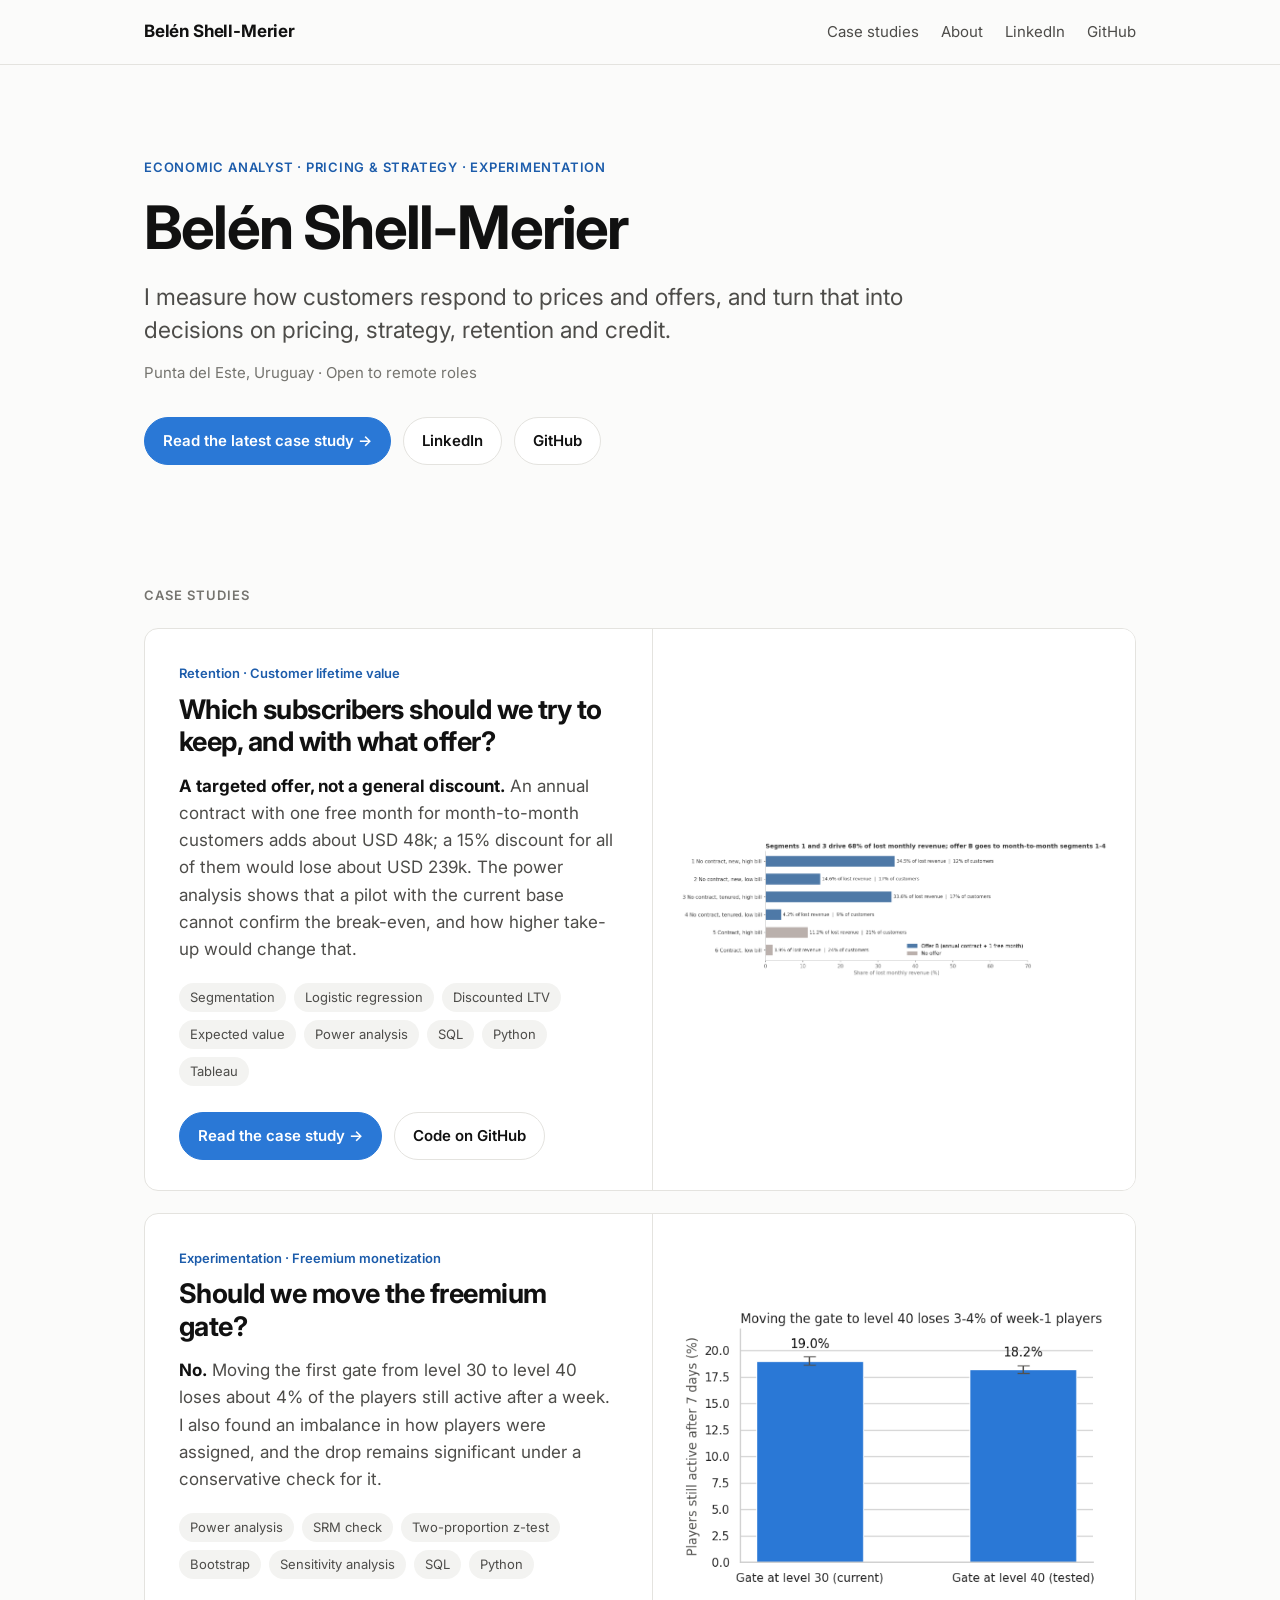
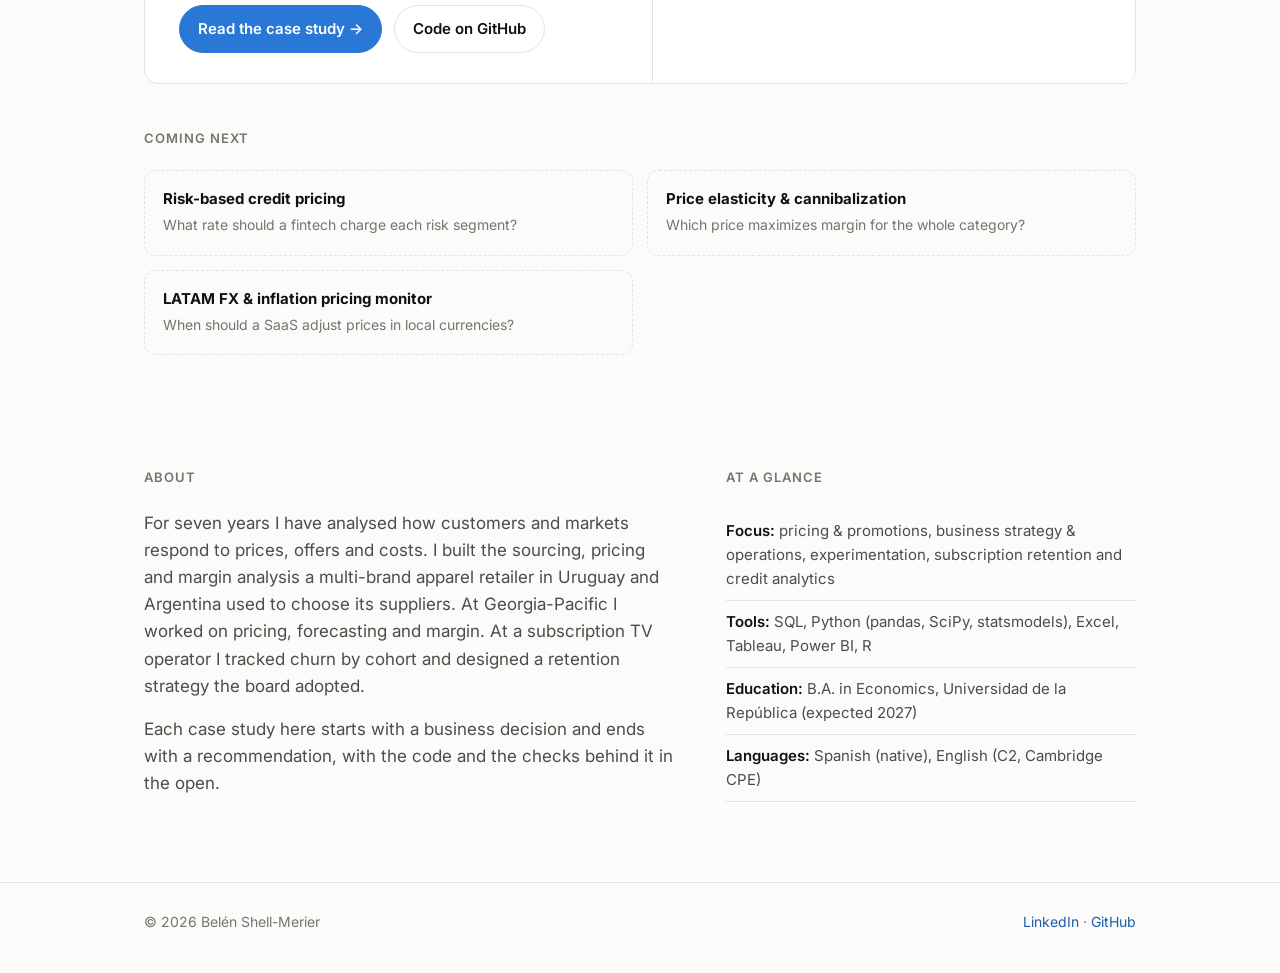
<file: index.html>
<!doctype html>
<html lang="en">
<head>
  <meta charset="utf-8">
  <meta name="viewport" content="width=device-width, initial-scale=1">
  <title>Belén Shell-Merier · Analytics Portfolio</title>
  <meta name="description" content="Economic analyst who measures how customers respond to prices and offers, and turns that into decisions on pricing, strategy, retention and credit.">
  <link rel="preconnect" href="https://fonts.googleapis.com">
  <link rel="preconnect" href="https://fonts.gstatic.com" crossorigin>
  <link href="https://fonts.googleapis.com/css2?family=Inter:wght@400;600;700&display=swap" rel="stylesheet">
  <link rel="stylesheet" href="style.css">
</head>
<body>

<header class="site-header">
  <div class="wrap">
    <a class="brand" href="index.html">Belén Shell-Merier</a>
    <nav class="nav">
      <a href="#work">Case studies</a>
      <a href="#about">About</a>
      <a class="hide-sm" href="https://www.linkedin.com/in/maria-belen-shell-merier-4923a2231/">LinkedIn</a>
      <a href="https://github.com/belen-shell-merier">GitHub</a>
    </nav>
  </div>
</header>

<main>
  <section class="hero">
    <div class="wrap">
      <span class="eyebrow">Economic Analyst · Pricing &amp; Strategy · Experimentation</span>
      <h1>Belén Shell-Merier</h1>
      <p class="lead">I measure how customers respond to prices and offers, and turn that into decisions on pricing, strategy, retention and credit.</p>
      <p class="meta">Punta del Este, Uruguay · Open to remote roles</p>
      <div class="actions">
        <a class="btn primary" href="subscription-retention-ltv.html">Read the latest case study →</a>
        <a class="btn" href="https://www.linkedin.com/in/maria-belen-shell-merier-4923a2231/">LinkedIn</a>
        <a class="btn" href="https://github.com/belen-shell-merier">GitHub</a>
      </div>
    </div>
  </section>

  <section id="work">
    <div class="wrap">
      <h2 class="section-title">Case studies</h2>

      <article class="case-card">
        <div class="body">
          <div class="tag">Retention · Customer lifetime value</div>
          <h3>Which subscribers should we try to keep, and with what offer?</h3>
          <p class="answer"><strong>A targeted offer, not a general discount.</strong> An annual contract with one free month for month-to-month customers adds about USD 48k; a 15% discount for all of them would lose about USD 239k. The power analysis shows that a pilot with the current base cannot confirm the break-even, and how higher take-up would change that.</p>
          <ul class="chips">
            <li>Segmentation</li>
            <li>Logistic regression</li>
            <li>Discounted LTV</li>
            <li>Expected value</li>
            <li>Power analysis</li>
            <li>SQL</li>
            <li>Python</li>
            <li>Tableau</li>
          </ul>
          <div class="links">
            <a class="btn primary" href="subscription-retention-ltv.html">Read the case study →</a>
            <a class="btn" href="https://github.com/belen-shell-merier/subscription-retention-ltv">Code on GitHub</a>
          </div>
        </div>
        <a class="figure" href="subscription-retention-ltv.html" aria-label="Read the case study">
          <img src="retention_lost_revenue.png" alt="Bar chart: segments 1 and 3, month-to-month customers with high bills, account for 68% of lost monthly revenue.">
        </a>
      </article>

      <article class="case-card" style="margin-top:22px">
        <div class="body">
          <div class="tag">Experimentation · Freemium monetization</div>
          <h3>Should we move the freemium gate?</h3>
          <p class="answer"><strong>No.</strong> Moving the first gate from level 30 to level 40 loses about 4% of the players still active after a week. I also found an imbalance in how players were assigned, and the drop remains significant under a conservative check for it.</p>
          <ul class="chips">
            <li>Power analysis</li>
            <li>SRM check</li>
            <li>Two-proportion z-test</li>
            <li>Bootstrap</li>
            <li>Sensitivity analysis</li>
            <li>SQL</li>
            <li>Python</li>
          </ul>
          <div class="links">
            <a class="btn primary" href="ab-test-freemium-gate.html">Read the case study →</a>
            <a class="btn" href="https://github.com/belen-shell-merier/ab-test-freemium-gate">Code on GitHub</a>
          </div>
        </div>
        <a class="figure" href="ab-test-freemium-gate.html" aria-label="Read the case study">
          <img src="summary_chart.png" alt="Bar chart: 7-day retention is 19.0% with the gate at level 30 and 18.2% with the gate at level 40.">
        </a>
      </article>

      <p class="section-title" style="margin-top:44px">Coming next</p>
      <div class="upcoming">
        <div><strong>Risk-based credit pricing</strong><span>What rate should a fintech charge each risk segment?</span></div>
        <div><strong>Price elasticity &amp; cannibalization</strong><span>Which price maximizes margin for the whole category?</span></div>
        <div><strong>LATAM FX &amp; inflation pricing monitor</strong><span>When should a SaaS adjust prices in local currencies?</span></div>
      </div>
    </div>
  </section>

  <section id="about">
    <div class="wrap about">
      <div>
        <h2 class="section-title">About</h2>
        <p>For seven years I have analysed how customers and markets respond to prices, offers and costs. I built the sourcing, pricing and margin analysis a multi-brand apparel retailer in Uruguay and Argentina used to choose its suppliers. At Georgia-Pacific I worked on pricing, forecasting and margin. At a subscription TV operator I tracked churn by cohort and designed a retention strategy the board adopted.</p>
        <p>Each case study here starts with a business decision and ends with a recommendation, with the code and the checks behind it in the open.</p>
      </div>
      <div>
        <h2 class="section-title">At a glance</h2>
        <ul class="facts">
          <li><strong>Focus:</strong> pricing &amp; promotions, business strategy &amp; operations, experimentation, subscription retention and credit analytics</li>
          <li><strong>Tools:</strong> SQL, Python (pandas, SciPy, statsmodels), Excel, Tableau, Power BI, R</li>
          <li><strong>Education:</strong> B.A. in Economics, Universidad de la República (expected 2027)</li>
          <li><strong>Languages:</strong> Spanish (native), English (C2, Cambridge CPE)</li>
        </ul>
      </div>
    </div>
  </section>
</main>

<footer class="site-footer">
  <div class="wrap">
    <span>© 2026 Belén Shell-Merier</span>
    <span><a href="https://www.linkedin.com/in/maria-belen-shell-merier-4923a2231/">LinkedIn</a> · <a href="https://github.com/belen-shell-merier">GitHub</a></span>
  </div>
</footer>

</body>
</html>
</file>
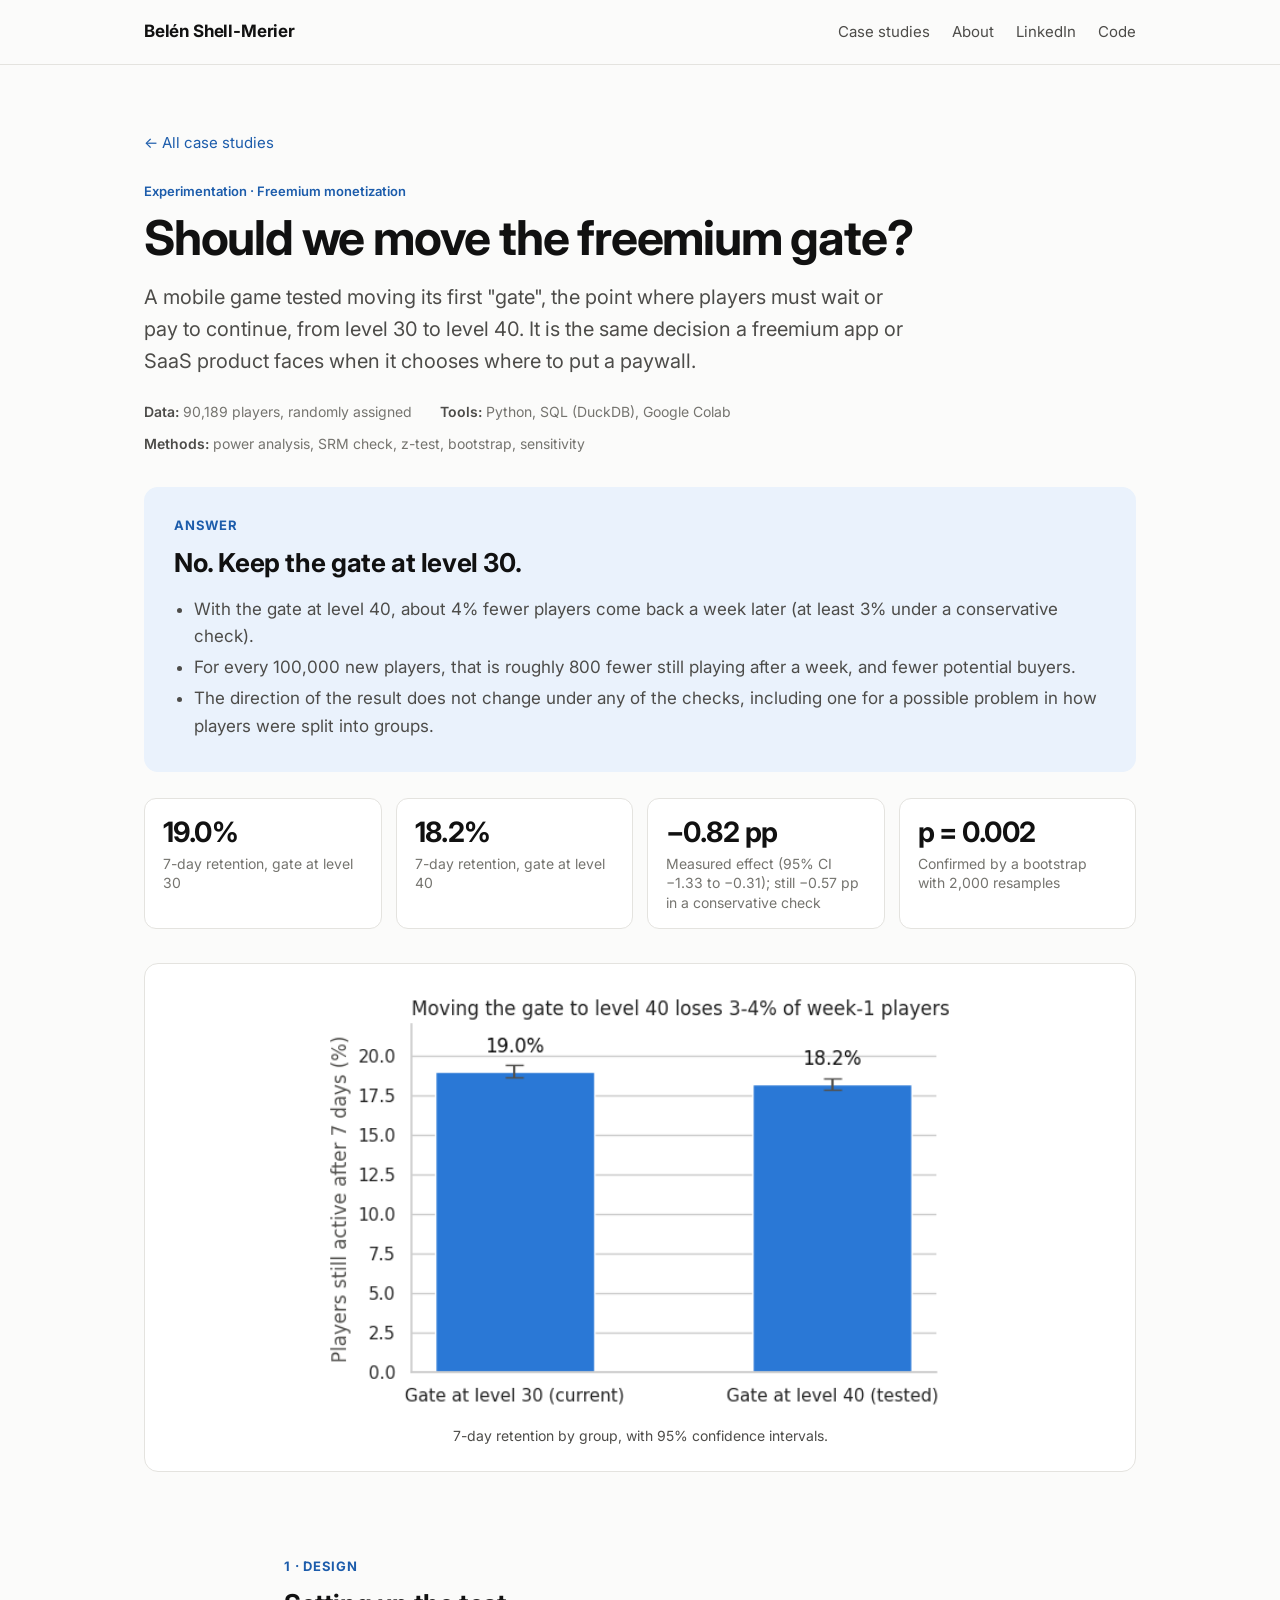
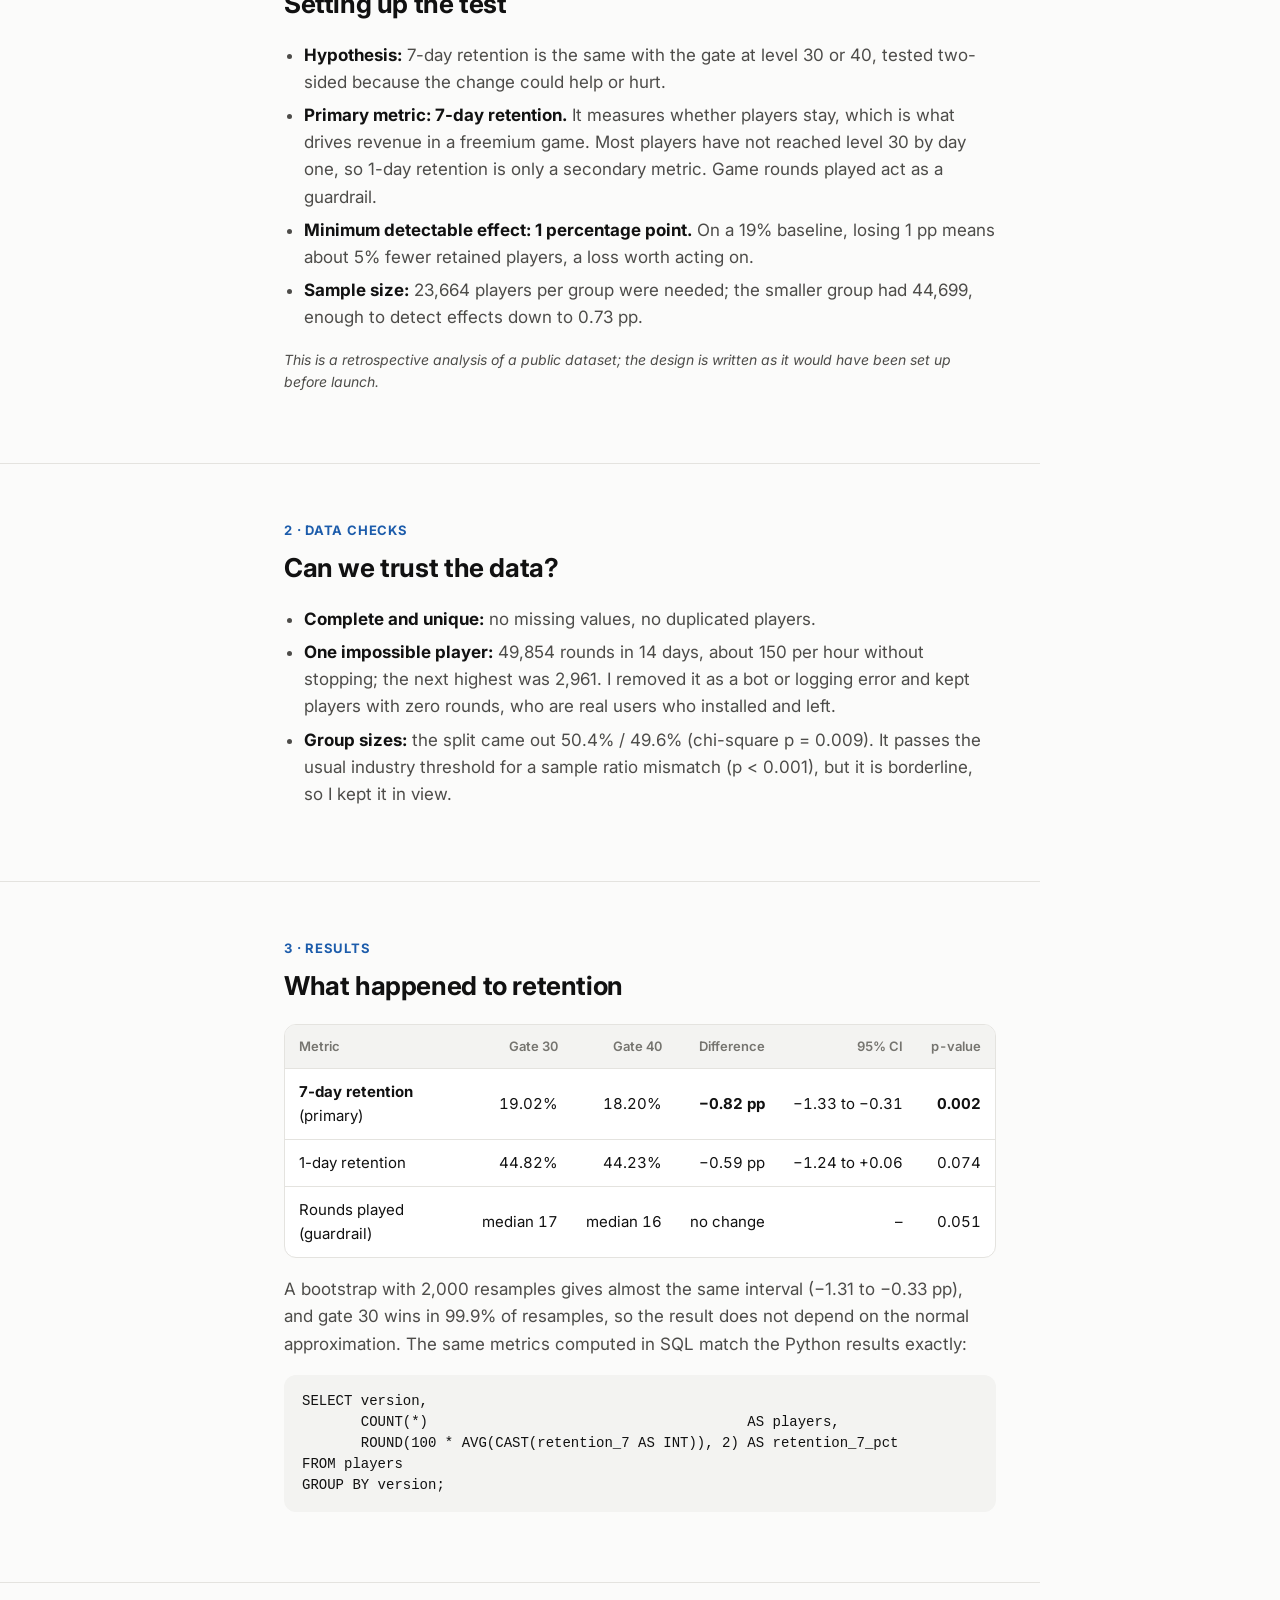
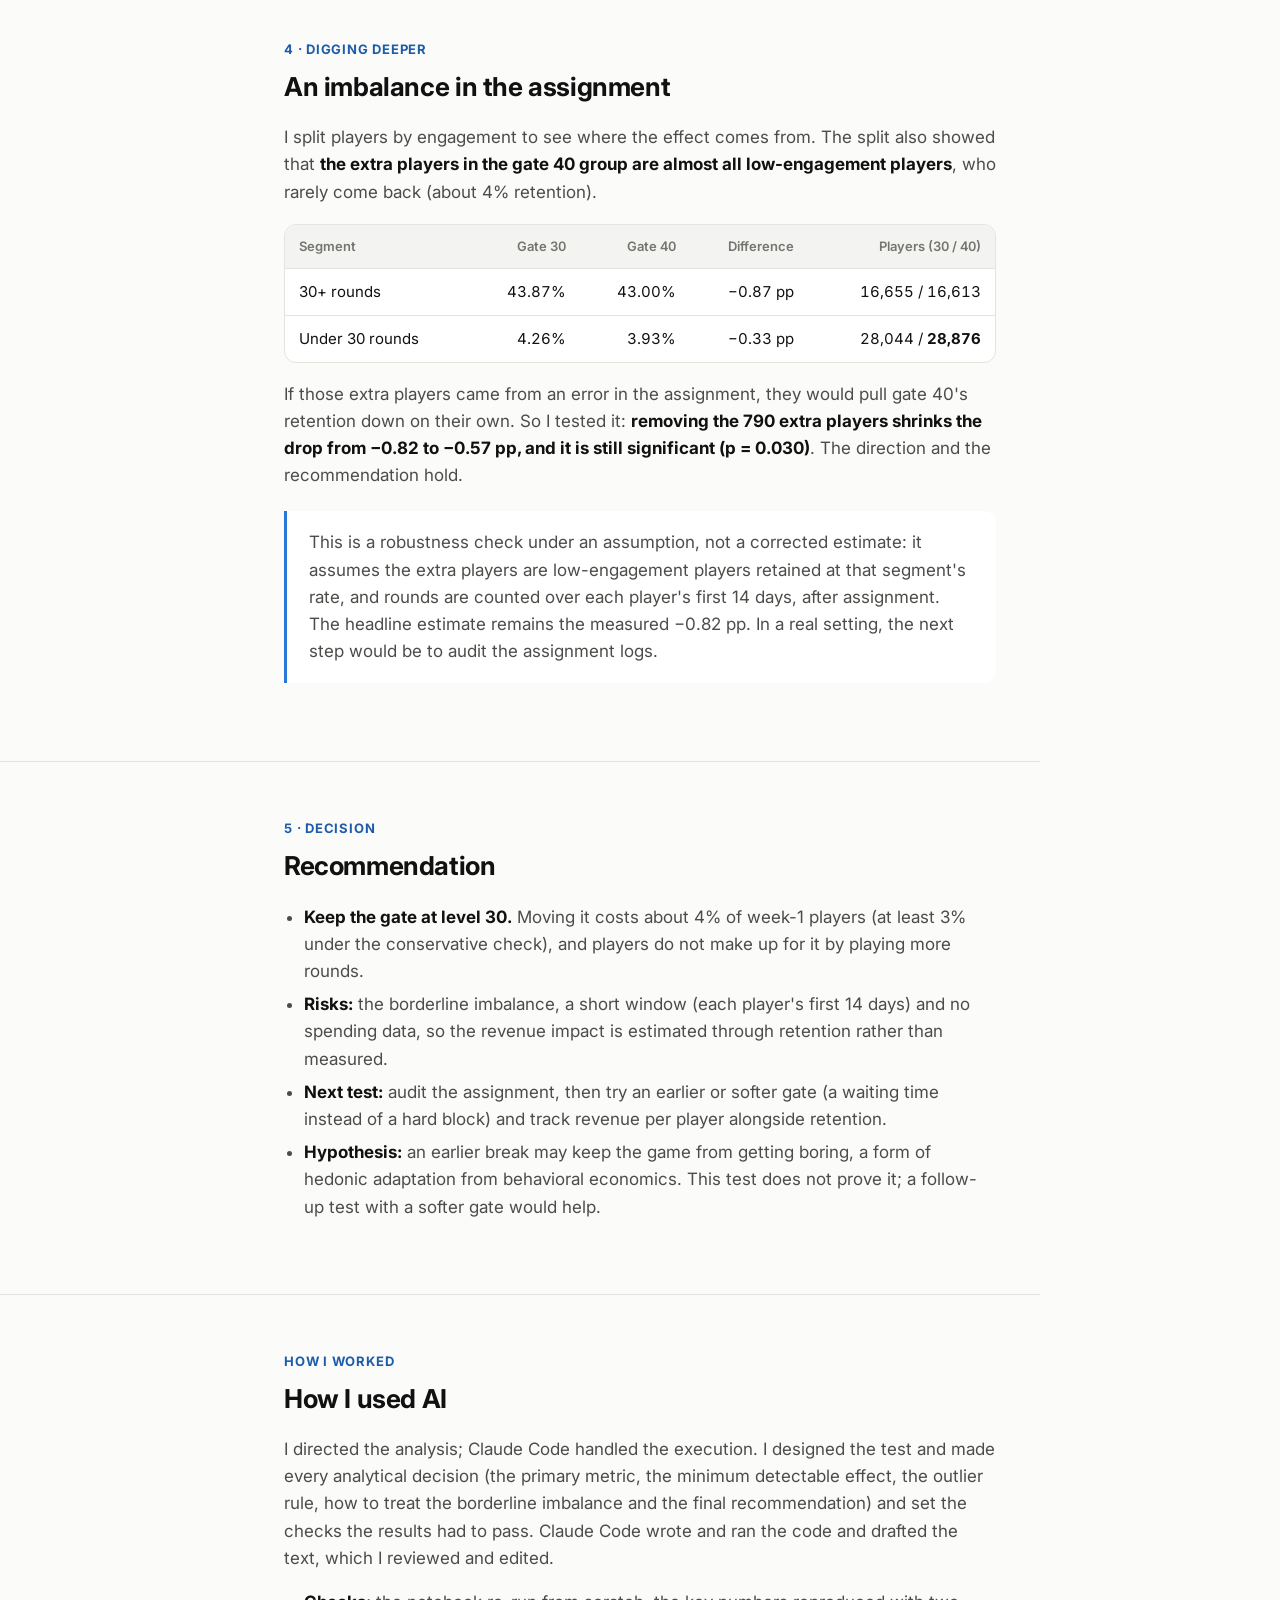
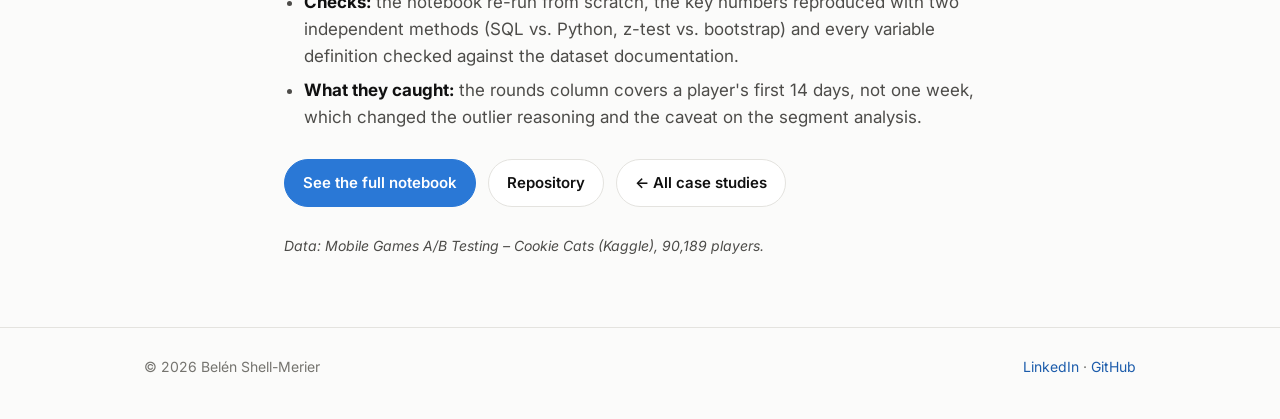
<file: ab-test-freemium-gate.html>
<!doctype html>
<html lang="en">
<head>
  <meta charset="utf-8">
  <meta name="viewport" content="width=device-width, initial-scale=1">
  <title>Freemium Gate A/B Test · Belén Shell-Merier</title>
  <meta name="description" content="An end-to-end A/B test of moving a freemium gate: design, data checks, inference, a hidden assignment imbalance and a business recommendation.">
  <link rel="preconnect" href="https://fonts.googleapis.com">
  <link rel="preconnect" href="https://fonts.gstatic.com" crossorigin>
  <link href="https://fonts.googleapis.com/css2?family=Inter:wght@400;600;700&display=swap" rel="stylesheet">
  <link rel="stylesheet" href="style.css">
</head>
<body>

<header class="site-header">
  <div class="wrap">
    <a class="brand" href="index.html">Belén Shell-Merier</a>
    <nav class="nav">
      <a href="index.html#work">Case studies</a>
      <a href="index.html#about">About</a>
      <a class="hide-sm" href="https://www.linkedin.com/in/maria-belen-shell-merier-4923a2231/">LinkedIn</a>
      <a href="https://github.com/belen-shell-merier/ab-test-freemium-gate">Code</a>
    </nav>
  </div>
</header>

<main>
  <section class="case-hero">
    <div class="wrap">
      <a class="back" href="index.html">← All case studies</a>
      <div class="tag">Experimentation · Freemium monetization</div>
      <h1>Should we move the freemium gate?</h1>
      <p class="lead">A mobile game tested moving its first "gate", the point where players must wait or pay to continue, from level 30 to level 40. It is the same decision a freemium app or SaaS product faces when it chooses where to put a paywall.</p>
      <div class="case-meta">
        <span><strong>Data:</strong> 90,189 players, randomly assigned</span>
        <span><strong>Tools:</strong> Python, SQL (DuckDB), Google Colab</span>
        <span><strong>Methods:</strong> power analysis, SRM check, z-test, bootstrap, sensitivity</span>
      </div>

      <div class="answer-box" style="margin-top:32px">
        <div class="label">Answer</div>
        <h2>No. Keep the gate at level 30.</h2>
        <ul>
          <li>With the gate at level 40, about 4% fewer players come back a week later (at least 3% under a conservative check).</li>
          <li>For every 100,000 new players, that is roughly 800 fewer still playing after a week, and fewer potential buyers.</li>
          <li>The direction of the result does not change under any of the checks, including one for a possible problem in how players were split into groups.</li>
        </ul>
      </div>

      <div class="stats">
        <div class="stat"><div class="value">19.0%</div><div class="desc">7-day retention, gate at level 30</div></div>
        <div class="stat"><div class="value">18.2%</div><div class="desc">7-day retention, gate at level 40</div></div>
        <div class="stat"><div class="value">−0.82 pp</div><div class="desc">Measured effect (95% CI −1.33 to −0.31); still −0.57 pp in a conservative check</div></div>
        <div class="stat"><div class="value">p = 0.002</div><div class="desc">Confirmed by a bootstrap with 2,000 resamples</div></div>
      </div>

      <figure class="chart-figure">
        <img src="summary_chart.png" alt="Bar chart: 7-day retention is 19.0% with the gate at level 30 and 18.2% with the gate at level 40, with 95% confidence intervals that do not overlap.">
        <figcaption>7-day retention by group, with 95% confidence intervals.</figcaption>
      </figure>
    </div>
  </section>

  <section>
    <div class="wrap prose">
      <div class="step">1 · Design</div>
      <h2>Setting up the test</h2>
      <ul>
        <li><strong>Hypothesis:</strong> 7-day retention is the same with the gate at level 30 or 40, tested two-sided because the change could help or hurt.</li>
        <li><strong>Primary metric: 7-day retention.</strong> It measures whether players stay, which is what drives revenue in a freemium game. Most players have not reached level 30 by day one, so 1-day retention is only a secondary metric. Game rounds played act as a guardrail.</li>
        <li><strong>Minimum detectable effect: 1 percentage point.</strong> On a 19% baseline, losing 1 pp means about 5% fewer retained players, a loss worth acting on.</li>
        <li><strong>Sample size:</strong> 23,664 players per group were needed; the smaller group had 44,699, enough to detect effects down to 0.73 pp.</li>
      </ul>
      <p class="note">This is a retrospective analysis of a public dataset; the design is written as it would have been set up before launch.</p>
    </div>
  </section>

  <hr class="divider wrap">

  <section>
    <div class="wrap prose">
      <div class="step">2 · Data checks</div>
      <h2>Can we trust the data?</h2>
      <ul>
        <li><strong>Complete and unique:</strong> no missing values, no duplicated players.</li>
        <li><strong>One impossible player:</strong> 49,854 rounds in 14 days, about 150 per hour without stopping; the next highest was 2,961. I removed it as a bot or logging error and kept players with zero rounds, who are real users who installed and left.</li>
        <li><strong>Group sizes:</strong> the split came out 50.4% / 49.6% (chi-square p = 0.009). It passes the usual industry threshold for a sample ratio mismatch (p &lt; 0.001), but it is borderline, so I kept it in view.</li>
      </ul>
    </div>
  </section>

  <hr class="divider wrap">

  <section>
    <div class="wrap prose">
      <div class="step">3 · Results</div>
      <h2>What happened to retention</h2>
      <div class="table-wrap">
        <table>
          <thead>
            <tr><th>Metric</th><th class="num">Gate 30</th><th class="num">Gate 40</th><th class="num">Difference</th><th class="num">95% CI</th><th class="num">p-value</th></tr>
          </thead>
          <tbody>
            <tr><td><strong>7-day retention</strong> (primary)</td><td class="num">19.02%</td><td class="num">18.20%</td><td class="num"><strong>−0.82 pp</strong></td><td class="num">−1.33 to −0.31</td><td class="num"><strong>0.002</strong></td></tr>
            <tr><td>1-day retention</td><td class="num">44.82%</td><td class="num">44.23%</td><td class="num">−0.59 pp</td><td class="num">−1.24 to +0.06</td><td class="num">0.074</td></tr>
            <tr><td>Rounds played (guardrail)</td><td class="num">median 17</td><td class="num">median 16</td><td class="num">no change</td><td class="num">–</td><td class="num">0.051</td></tr>
          </tbody>
        </table>
      </div>
      <p>A bootstrap with 2,000 resamples gives almost the same interval (−1.31 to −0.33 pp), and gate 30 wins in 99.9% of resamples, so the result does not depend on the normal approximation. The same metrics computed in SQL match the Python results exactly:</p>
<pre><code>SELECT version,
       COUNT(*)                                      AS players,
       ROUND(100 * AVG(CAST(retention_7 AS INT)), 2) AS retention_7_pct
FROM players
GROUP BY version;</code></pre>
    </div>
  </section>

  <hr class="divider wrap">

  <section>
    <div class="wrap prose">
      <div class="step">4 · Digging deeper</div>
      <h2>An imbalance in the assignment</h2>
      <p>I split players by engagement to see where the effect comes from. The split also showed that <strong>the extra players in the gate 40 group are almost all low-engagement players</strong>, who rarely come back (about 4% retention).</p>
      <div class="table-wrap">
        <table>
          <thead>
            <tr><th>Segment</th><th class="num">Gate 30</th><th class="num">Gate 40</th><th class="num">Difference</th><th class="num">Players (30 / 40)</th></tr>
          </thead>
          <tbody>
            <tr><td>30+ rounds</td><td class="num">43.87%</td><td class="num">43.00%</td><td class="num">−0.87 pp</td><td class="num">16,655 / 16,613</td></tr>
            <tr><td>Under 30 rounds</td><td class="num">4.26%</td><td class="num">3.93%</td><td class="num">−0.33 pp</td><td class="num">28,044 / <strong>28,876</strong></td></tr>
          </tbody>
        </table>
      </div>
      <p>If those extra players came from an error in the assignment, they would pull gate 40's retention down on their own. So I tested it: <strong>removing the 790 extra players shrinks the drop from −0.82 to −0.57 pp, and it is still significant (p = 0.030)</strong>. The direction and the recommendation hold.</p>
      <div class="callout"><p>This is a robustness check under an assumption, not a corrected estimate: it assumes the extra players are low-engagement players retained at that segment's rate, and rounds are counted over each player's first 14 days, after assignment. The headline estimate remains the measured −0.82 pp. In a real setting, the next step would be to audit the assignment logs.</p></div>
    </div>
  </section>

  <hr class="divider wrap">

  <section>
    <div class="wrap prose">
      <div class="step">5 · Decision</div>
      <h2>Recommendation</h2>
      <ul>
        <li><strong>Keep the gate at level 30.</strong> Moving it costs about 4% of week-1 players (at least 3% under the conservative check), and players do not make up for it by playing more rounds.</li>
        <li><strong>Risks:</strong> the borderline imbalance, a short window (each player's first 14 days) and no spending data, so the revenue impact is estimated through retention rather than measured.</li>
        <li><strong>Next test:</strong> audit the assignment, then try an earlier or softer gate (a waiting time instead of a hard block) and track revenue per player alongside retention.</li>
        <li><strong>Hypothesis:</strong> an earlier break may keep the game from getting boring, a form of hedonic adaptation from behavioral economics. This test does not prove it; a follow-up test with a softer gate would help.</li>
      </ul>
    </div>
  </section>

  <hr class="divider wrap">

  <section>
    <div class="wrap prose">
      <div class="step">How I worked</div>
      <h2>How I used AI</h2>
      <p>I directed the analysis; Claude Code handled the execution. I designed the test and made every analytical decision (the primary metric, the minimum detectable effect, the outlier rule, how to treat the borderline imbalance and the final recommendation) and set the checks the results had to pass. Claude Code wrote and ran the code and drafted the text, which I reviewed and edited.</p>
      <ul>
        <li><strong>Checks:</strong> the notebook re-run from scratch, the key numbers reproduced with two independent methods (SQL vs. Python, z-test vs. bootstrap) and every variable definition checked against the dataset documentation.</li>
        <li><strong>What they caught:</strong> the rounds column covers a player's first 14 days, not one week, which changed the outlier reasoning and the caveat on the segment analysis.</li>
      </ul>
      <div class="actions" style="margin-top:28px">
        <a class="btn primary" href="https://github.com/belen-shell-merier/ab-test-freemium-gate/blob/main/ab_test_cookie_cats.ipynb">See the full notebook</a>
        <a class="btn" href="https://github.com/belen-shell-merier/ab-test-freemium-gate">Repository</a>
        <a class="btn" href="index.html">← All case studies</a>
      </div>
      <p class="note" style="margin-top:28px">Data: Mobile Games A/B Testing – Cookie Cats (Kaggle), 90,189 players.</p>
    </div>
  </section>
</main>

<footer class="site-footer">
  <div class="wrap">
    <span>© 2026 Belén Shell-Merier</span>
    <span><a href="https://www.linkedin.com/in/maria-belen-shell-merier-4923a2231/">LinkedIn</a> · <a href="https://github.com/belen-shell-merier">GitHub</a></span>
  </div>
</footer>

</body>
</html>
</file>
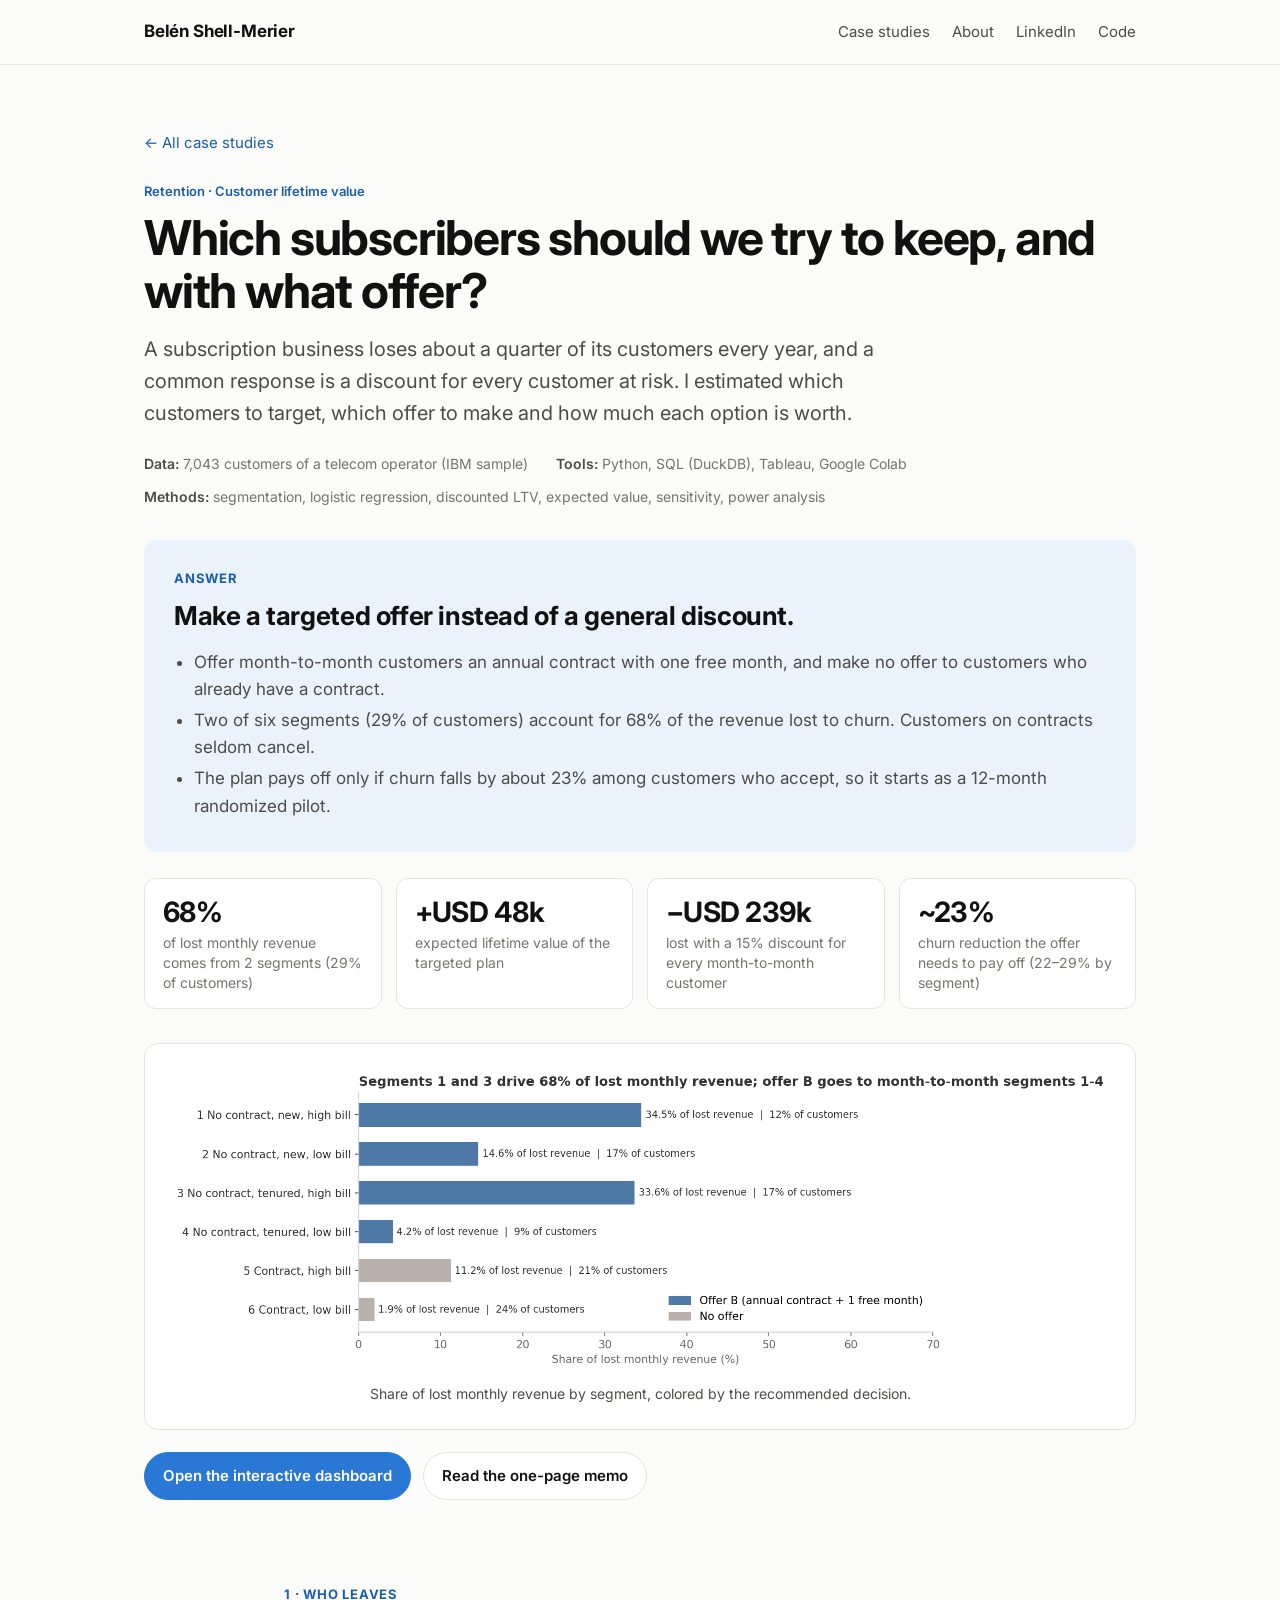
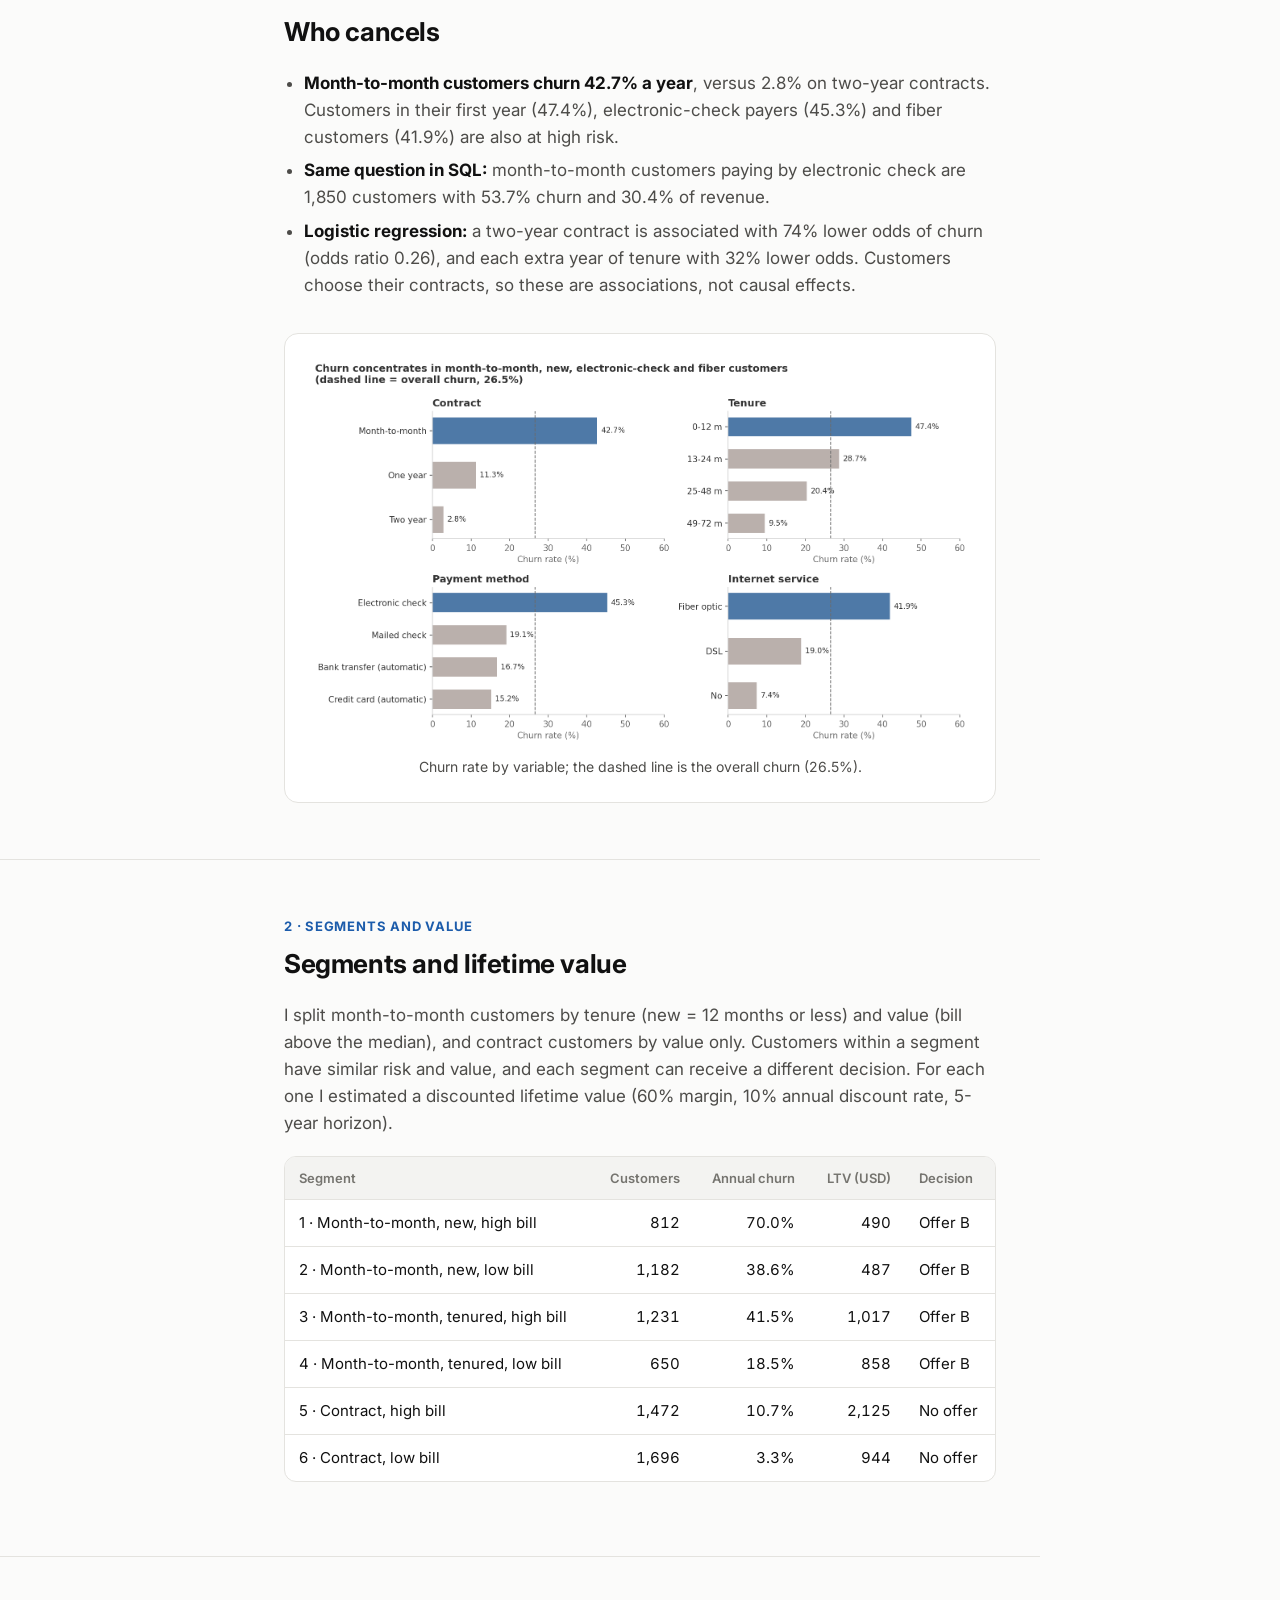
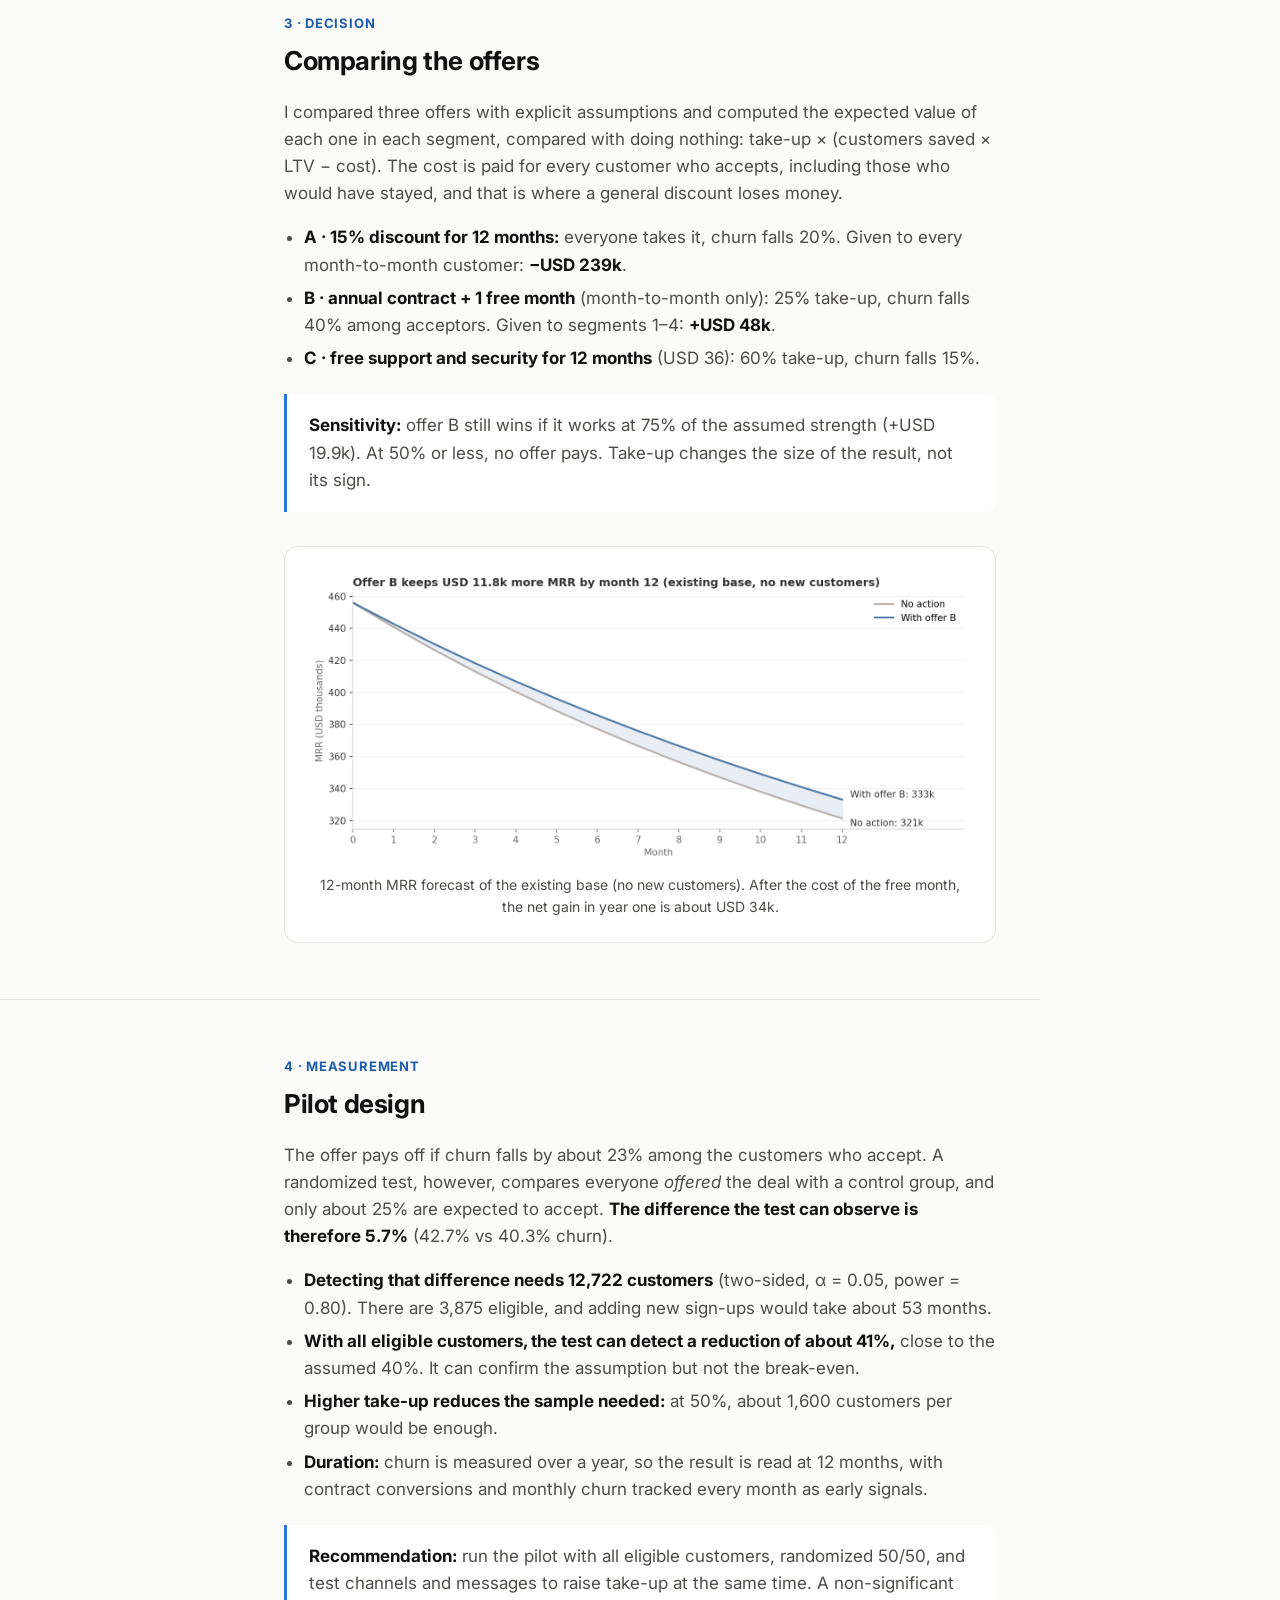
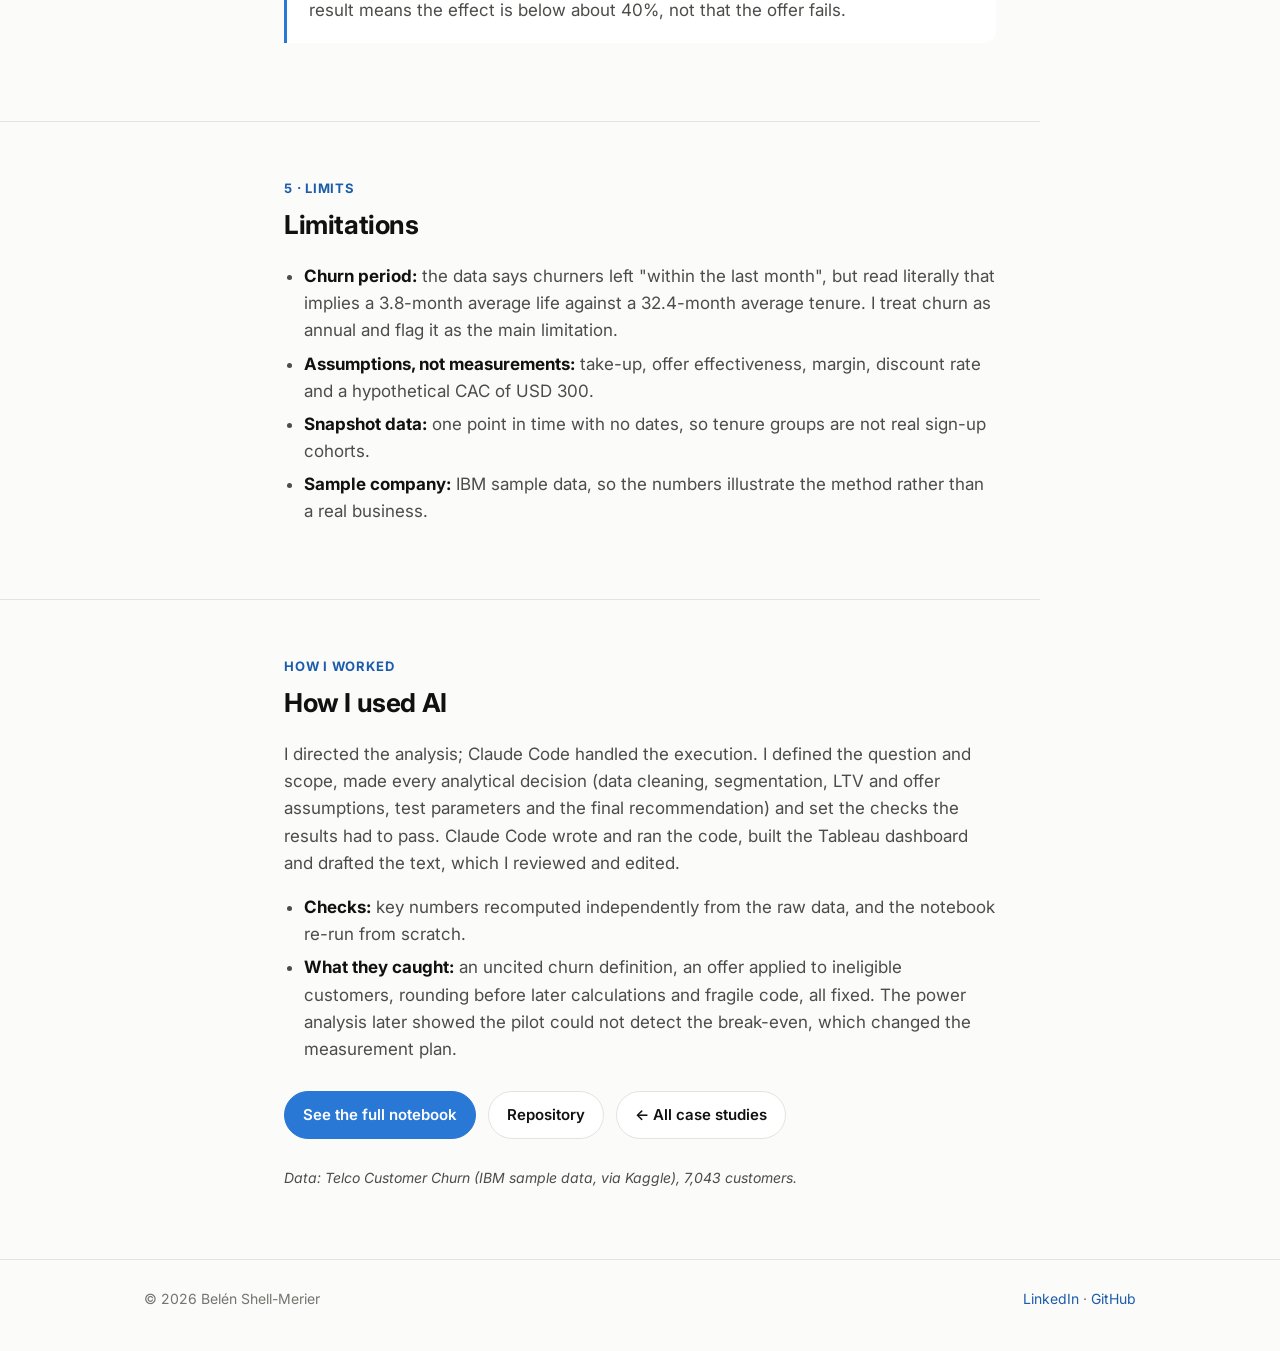
<file: subscription-retention-ltv.html>
<!doctype html>
<html lang="en">
<head>
  <meta charset="utf-8">
  <meta name="viewport" content="width=device-width, initial-scale=1">
  <title>Subscription Retention &amp; LTV · Belén Shell-Merier</title>
  <meta name="description" content="Which subscribers should receive which retention offer, and what it is worth: segmentation, logistic regression, discounted LTV, an expected-value decision model and a pilot power analysis.">
  <link rel="preconnect" href="https://fonts.googleapis.com">
  <link rel="preconnect" href="https://fonts.gstatic.com" crossorigin>
  <link href="https://fonts.googleapis.com/css2?family=Inter:wght@400;600;700&display=swap" rel="stylesheet">
  <link rel="stylesheet" href="style.css">
</head>
<body>

<header class="site-header">
  <div class="wrap">
    <a class="brand" href="index.html">Belén Shell-Merier</a>
    <nav class="nav">
      <a href="index.html#work">Case studies</a>
      <a href="index.html#about">About</a>
      <a class="hide-sm" href="https://www.linkedin.com/in/maria-belen-shell-merier-4923a2231/">LinkedIn</a>
      <a href="https://github.com/belen-shell-merier/subscription-retention-ltv">Code</a>
    </nav>
  </div>
</header>

<main>
  <section class="case-hero">
    <div class="wrap">
      <a class="back" href="index.html">← All case studies</a>
      <div class="tag">Retention · Customer lifetime value</div>
      <h1>Which subscribers should we try to keep, and with what offer?</h1>
      <p class="lead">A subscription business loses about a quarter of its customers every year, and a common response is a discount for every customer at risk. I estimated which customers to target, which offer to make and how much each option is worth.</p>
      <div class="case-meta">
        <span><strong>Data:</strong> 7,043 customers of a telecom operator (IBM sample)</span>
        <span><strong>Tools:</strong> Python, SQL (DuckDB), Tableau, Google Colab</span>
        <span><strong>Methods:</strong> segmentation, logistic regression, discounted LTV, expected value, sensitivity, power analysis</span>
      </div>

      <div class="answer-box" style="margin-top:32px">
        <div class="label">Answer</div>
        <h2>Make a targeted offer instead of a general discount.</h2>
        <ul>
          <li>Offer month-to-month customers an annual contract with one free month, and make no offer to customers who already have a contract.</li>
          <li>Two of six segments (29% of customers) account for 68% of the revenue lost to churn. Customers on contracts seldom cancel.</li>
          <li>The plan pays off only if churn falls by about 23% among customers who accept, so it starts as a 12-month randomized pilot.</li>
        </ul>
      </div>

      <div class="stats">
        <div class="stat"><div class="value">68%</div><div class="desc">of lost monthly revenue comes from 2 segments (29% of customers)</div></div>
        <div class="stat"><div class="value">+USD 48k</div><div class="desc">expected lifetime value of the targeted plan</div></div>
        <div class="stat"><div class="value">−USD 239k</div><div class="desc">lost with a 15% discount for every month-to-month customer</div></div>
        <div class="stat"><div class="value">~23%</div><div class="desc">churn reduction the offer needs to pay off (22–29% by segment)</div></div>
      </div>

      <figure class="chart-figure">
        <img style="max-width:100%" src="retention_lost_revenue.png" alt="Horizontal bar chart: share of lost monthly revenue by segment. Segment 1 (month-to-month, new, high bill) 34.5% and segment 3 (month-to-month, tenured, high bill) 33.6%; segments 1 to 4 get offer B, contract segments 5 and 6 get no offer.">
        <figcaption>Share of lost monthly revenue by segment, colored by the recommended decision.</figcaption>
      </figure>

      <div class="actions" style="margin-top:22px">
        <a class="btn primary" href="https://public.tableau.com/app/profile/belen.shell.merier/viz/SubscriptionRetentionLTV/Executivesummary">Open the interactive dashboard</a>
        <a class="btn" href="https://github.com/belen-shell-merier/subscription-retention-ltv/blob/main/MEMO.md">Read the one-page memo</a>
      </div>
    </div>
  </section>

  <section>
    <div class="wrap prose">
      <div class="step">1 · Who leaves</div>
      <h2>Who cancels</h2>
      <ul>
        <li><strong>Month-to-month customers churn 42.7% a year</strong>, versus 2.8% on two-year contracts. Customers in their first year (47.4%), electronic-check payers (45.3%) and fiber customers (41.9%) are also at high risk.</li>
        <li><strong>Same question in SQL:</strong> month-to-month customers paying by electronic check are 1,850 customers with 53.7% churn and 30.4% of revenue.</li>
        <li><strong>Logistic regression:</strong> a two-year contract is associated with 74% lower odds of churn (odds ratio 0.26), and each extra year of tenure with 32% lower odds. Customers choose their contracts, so these are associations, not causal effects.</li>
      </ul>
      <figure class="chart-figure">
        <img style="max-width:100%" src="retention_churn_by_variable.png" alt="Four bar charts of churn rate: by contract (month-to-month 42.7%), tenure (0-12 months 47.4%), payment method (electronic check 45.3%) and internet service (fiber optic 41.9%), against an overall churn of 26.5%.">
        <figcaption>Churn rate by variable; the dashed line is the overall churn (26.5%).</figcaption>
      </figure>
    </div>
  </section>

  <hr class="divider wrap">

  <section>
    <div class="wrap prose">
      <div class="step">2 · Segments and value</div>
      <h2>Segments and lifetime value</h2>
      <p>I split month-to-month customers by tenure (new = 12 months or less) and value (bill above the median), and contract customers by value only. Customers within a segment have similar risk and value, and each segment can receive a different decision. For each one I estimated a discounted lifetime value (60% margin, 10% annual discount rate, 5-year horizon).</p>
      <div class="table-wrap">
        <table>
          <thead>
            <tr><th>Segment</th><th class="num">Customers</th><th class="num">Annual churn</th><th class="num">LTV (USD)</th><th>Decision</th></tr>
          </thead>
          <tbody>
            <tr><td>1 · Month-to-month, new, high bill</td><td class="num">812</td><td class="num">70.0%</td><td class="num">490</td><td>Offer B</td></tr>
            <tr><td>2 · Month-to-month, new, low bill</td><td class="num">1,182</td><td class="num">38.6%</td><td class="num">487</td><td>Offer B</td></tr>
            <tr><td>3 · Month-to-month, tenured, high bill</td><td class="num">1,231</td><td class="num">41.5%</td><td class="num">1,017</td><td>Offer B</td></tr>
            <tr><td>4 · Month-to-month, tenured, low bill</td><td class="num">650</td><td class="num">18.5%</td><td class="num">858</td><td>Offer B</td></tr>
            <tr><td>5 · Contract, high bill</td><td class="num">1,472</td><td class="num">10.7%</td><td class="num">2,125</td><td>No offer</td></tr>
            <tr><td>6 · Contract, low bill</td><td class="num">1,696</td><td class="num">3.3%</td><td class="num">944</td><td>No offer</td></tr>
          </tbody>
        </table>
      </div>
    </div>
  </section>

  <hr class="divider wrap">

  <section>
    <div class="wrap prose">
      <div class="step">3 · Decision</div>
      <h2>Comparing the offers</h2>
      <p>I compared three offers with explicit assumptions and computed the expected value of each one in each segment, compared with doing nothing: take-up × (customers saved × LTV − cost). The cost is paid for every customer who accepts, including those who would have stayed, and that is where a general discount loses money.</p>
      <ul>
        <li><strong>A · 15% discount for 12 months:</strong> everyone takes it, churn falls 20%. Given to every month-to-month customer: <strong>−USD 239k</strong>.</li>
        <li><strong>B · annual contract + 1 free month</strong> (month-to-month only): 25% take-up, churn falls 40% among acceptors. Given to segments 1–4: <strong>+USD 48k</strong>.</li>
        <li><strong>C · free support and security for 12 months</strong> (USD 36): 60% take-up, churn falls 15%.</li>
      </ul>
      <div class="callout"><p><strong>Sensitivity:</strong> offer B still wins if it works at 75% of the assumed strength (+USD 19.9k). At 50% or less, no offer pays. Take-up changes the size of the result, not its sign.</p></div>
      <figure class="chart-figure">
        <img style="max-width:100%" src="retention_mrr_forecast.png" alt="Line chart of monthly recurring revenue over 12 months: it falls from USD 456k to 321k with no action and to 333k with offer B.">
        <figcaption>12-month MRR forecast of the existing base (no new customers). After the cost of the free month, the net gain in year one is about USD 34k.</figcaption>
      </figure>
    </div>
  </section>

  <hr class="divider wrap">

  <section>
    <div class="wrap prose">
      <div class="step">4 · Measurement</div>
      <h2>Pilot design</h2>
      <p>The offer pays off if churn falls by about 23% among the customers who accept. A randomized test, however, compares everyone <em>offered</em> the deal with a control group, and only about 25% are expected to accept. <strong>The difference the test can observe is therefore 5.7%</strong> (42.7% vs 40.3% churn).</p>
      <ul>
        <li><strong>Detecting that difference needs 12,722 customers</strong> (two-sided, α = 0.05, power = 0.80). There are 3,875 eligible, and adding new sign-ups would take about 53 months.</li>
        <li><strong>With all eligible customers, the test can detect a reduction of about 41%,</strong> close to the assumed 40%. It can confirm the assumption but not the break-even.</li>
        <li><strong>Higher take-up reduces the sample needed:</strong> at 50%, about 1,600 customers per group would be enough.</li>
        <li><strong>Duration:</strong> churn is measured over a year, so the result is read at 12 months, with contract conversions and monthly churn tracked every month as early signals.</li>
      </ul>
      <div class="callout"><p><strong>Recommendation:</strong> run the pilot with all eligible customers, randomized 50/50, and test channels and messages to raise take-up at the same time. A non-significant result means the effect is below about 40%, not that the offer fails.</p></div>
    </div>
  </section>

  <hr class="divider wrap">

  <section>
    <div class="wrap prose">
      <div class="step">5 · Limits</div>
      <h2>Limitations</h2>
      <ul>
        <li><strong>Churn period:</strong> the data says churners left "within the last month", but read literally that implies a 3.8-month average life against a 32.4-month average tenure. I treat churn as annual and flag it as the main limitation.</li>
        <li><strong>Assumptions, not measurements:</strong> take-up, offer effectiveness, margin, discount rate and a hypothetical CAC of USD 300.</li>
        <li><strong>Snapshot data:</strong> one point in time with no dates, so tenure groups are not real sign-up cohorts.</li>
        <li><strong>Sample company:</strong> IBM sample data, so the numbers illustrate the method rather than a real business.</li>
      </ul>
    </div>
  </section>

  <hr class="divider wrap">

  <section>
    <div class="wrap prose">
      <div class="step">How I worked</div>
      <h2>How I used AI</h2>
      <p>I directed the analysis; Claude Code handled the execution. I defined the question and scope, made every analytical decision (data cleaning, segmentation, LTV and offer assumptions, test parameters and the final recommendation) and set the checks the results had to pass. Claude Code wrote and ran the code, built the Tableau dashboard and drafted the text, which I reviewed and edited.</p>
      <ul>
        <li><strong>Checks:</strong> key numbers recomputed independently from the raw data, and the notebook re-run from scratch.</li>
        <li><strong>What they caught:</strong> an uncited churn definition, an offer applied to ineligible customers, rounding before later calculations and fragile code, all fixed. The power analysis later showed the pilot could not detect the break-even, which changed the measurement plan.</li>
      </ul>
      <div class="actions" style="margin-top:28px">
        <a class="btn primary" href="https://github.com/belen-shell-merier/subscription-retention-ltv/blob/main/subscription_retention_ltv.ipynb">See the full notebook</a>
        <a class="btn" href="https://github.com/belen-shell-merier/subscription-retention-ltv">Repository</a>
        <a class="btn" href="index.html">← All case studies</a>
      </div>
      <p class="note" style="margin-top:28px">Data: Telco Customer Churn (IBM sample data, via Kaggle), 7,043 customers.</p>
    </div>
  </section>
</main>

<footer class="site-footer">
  <div class="wrap">
    <span>© 2026 Belén Shell-Merier</span>
    <span><a href="https://www.linkedin.com/in/maria-belen-shell-merier-4923a2231/">LinkedIn</a> · <a href="https://github.com/belen-shell-merier">GitHub</a></span>
  </div>
</footer>

</body>
</html>
</file>
<file: style.css>
:root {
  --bg: #fbfbfa;
  --surface: #ffffff;
  --surface-2: #f3f3f1;
  --ink: #111111;
  --ink-2: #4d4c49;
  --ink-3: #75746f;
  --line: #e4e3df;
  --accent: #2a78d6;
  --accent-ink: #1c5cab;
  --accent-soft: #eaf2fc;
  --radius: 14px;
  --maxw: 1040px;
  color-scheme: light;
}

@media (prefers-color-scheme: dark) {
  :root {
    --bg: #141413;
    --surface: #1c1c1b;
    --surface-2: #232321;
    --ink: #f0efec;
    --ink-2: #c3c2b7;
    --ink-3: #9a998f;
    --line: #2f2f2c;
    --accent: #5598e7;
    --accent-ink: #86b6ef;
    --accent-soft: #1b2a3d;
    color-scheme: dark;
  }
}

* { box-sizing: border-box; }

html { scroll-behavior: smooth; }

body {
  margin: 0;
  background: var(--bg);
  color: var(--ink);
  font-family: "Inter", system-ui, -apple-system, "Segoe UI", Roboto, sans-serif;
  font-size: 17px;
  line-height: 1.6;
  -webkit-font-smoothing: antialiased;
}

a { color: var(--accent-ink); text-decoration: none; }
a:hover { text-decoration: underline; }

.wrap { max-width: var(--maxw); margin: 0 auto; padding: 0 24px; }

/* Header */
.site-header {
  position: sticky; top: 0; z-index: 10;
  background: color-mix(in srgb, var(--bg) 88%, transparent);
  backdrop-filter: saturate(1.4) blur(10px);
  border-bottom: 1px solid var(--line);
}
.site-header .wrap { display: flex; align-items: center; justify-content: space-between; height: 64px; gap: 16px; }
.brand { font-weight: 700; color: var(--ink); letter-spacing: -0.01em; white-space: nowrap; }
.brand:hover { text-decoration: none; }
.nav { display: flex; gap: 22px; font-size: 15px; }
.nav a { color: var(--ink-2); white-space: nowrap; }
.nav a:hover { color: var(--ink); text-decoration: none; }

/* Hero */
.hero { padding: 88px 0 64px; }
.eyebrow {
  display: inline-block; font-size: 13px; font-weight: 600; letter-spacing: 0.06em;
  text-transform: uppercase; color: var(--accent-ink); margin-bottom: 18px;
}
.hero h1 { font-size: clamp(38px, 6vw, 60px); line-height: 1.05; letter-spacing: -0.03em; margin: 0 0 22px; }
.hero .lead { font-size: clamp(19px, 2.4vw, 23px); color: var(--ink-2); max-width: 760px; margin: 0 0 14px; line-height: 1.45; }
.hero .meta { color: var(--ink-3); font-size: 15px; margin: 0 0 32px; }
.actions { display: flex; flex-wrap: wrap; gap: 12px; }

.btn {
  display: inline-flex; align-items: center; gap: 8px;
  padding: 11px 18px; border-radius: 999px; font-weight: 600; font-size: 15px;
  border: 1px solid var(--line); color: var(--ink); background: var(--surface);
  transition: border-color .15s, transform .15s;
}
.btn:hover { text-decoration: none; border-color: var(--ink-3); transform: translateY(-1px); }
.btn.primary { background: var(--accent); border-color: var(--accent); color: #fff; }
.btn.primary:hover { background: var(--accent-ink); border-color: var(--accent-ink); }

/* Sections */
section { padding: 56px 0; }
.section-title { font-size: 13px; font-weight: 600; letter-spacing: 0.08em; text-transform: uppercase; color: var(--ink-3); margin: 0 0 22px; }

/* Featured case card */
.case-card {
  display: grid; grid-template-columns: 1.05fr 1fr; gap: 0;
  background: var(--surface); border: 1px solid var(--line); border-radius: var(--radius);
  overflow: hidden;
}
.case-card .body { padding: 34px 34px 30px; display: flex; flex-direction: column; }
.tag { font-size: 13px; font-weight: 600; color: var(--accent-ink); margin-bottom: 10px; }
.case-card h3 { font-size: 27px; line-height: 1.2; letter-spacing: -0.02em; margin: 0 0 14px; }
.case-card .answer { color: var(--ink-2); margin: 0 0 20px; }
.case-card .answer strong { color: var(--ink); }
.chips { display: flex; flex-wrap: wrap; gap: 8px; margin: 0 0 26px; padding: 0; list-style: none; }
.chips li { font-size: 13px; padding: 4px 11px; border-radius: 999px; background: var(--surface-2); color: var(--ink-2); }
.case-card .links { margin-top: auto; display: flex; flex-wrap: wrap; gap: 12px; }
.case-card .figure { background: #ffffff; display: flex; align-items: center; justify-content: center; padding: 26px; border-left: 1px solid var(--line); }
.case-card .figure img { width: 100%; height: auto; display: block; }

/* Upcoming */
.upcoming { display: grid; grid-template-columns: repeat(2, 1fr); gap: 14px; margin-top: 18px; }
.upcoming div { border: 1px dashed var(--line); border-radius: 12px; padding: 16px 18px; }
.upcoming strong { display: block; font-size: 15px; }
.upcoming span { font-size: 14px; color: var(--ink-3); }

/* About */
.about { display: grid; grid-template-columns: 1.3fr 1fr; gap: 48px; }
.about p { color: var(--ink-2); margin: 0 0 16px; }
.about h3 { font-size: 15px; margin: 0 0 10px; }
.facts { list-style: none; padding: 0; margin: 0 0 24px; }
.facts li { padding: 9px 0; border-bottom: 1px solid var(--line); font-size: 15px; color: var(--ink-2); }
.facts li strong { color: var(--ink); font-weight: 600; }

/* Footer */
.site-footer { border-top: 1px solid var(--line); padding: 28px 0 40px; color: var(--ink-3); font-size: 14px; }
.site-footer .wrap { display: flex; justify-content: space-between; flex-wrap: wrap; gap: 12px; }

/* ---------- Case study page ---------- */
.case-hero { padding: 64px 0 28px; }
.back { font-size: 15px; display: inline-block; margin-bottom: 26px; }
.case-hero h1 { font-size: clamp(32px, 5vw, 48px); line-height: 1.1; letter-spacing: -0.025em; margin: 0 0 16px; }
.case-hero .lead { font-size: 20px; color: var(--ink-2); max-width: 760px; margin: 0 0 24px; }
.case-meta { display: flex; flex-wrap: wrap; gap: 10px 28px; font-size: 14px; color: var(--ink-3); }
.case-meta strong { color: var(--ink-2); font-weight: 600; }

.answer-box {
  background: var(--accent-soft); border-radius: var(--radius); padding: 28px 30px; margin: 8px 0 0;
}
.answer-box .label { font-size: 13px; font-weight: 700; letter-spacing: 0.06em; text-transform: uppercase; color: var(--accent-ink); }
.answer-box h2 { font-size: 26px; margin: 6px 0 12px; letter-spacing: -0.015em; }
.answer-box ul { margin: 0; padding-left: 20px; color: var(--ink-2); }
.answer-box li { margin: 4px 0; }

.stats { display: grid; grid-template-columns: repeat(4, 1fr); gap: 14px; margin: 26px 0 0; }
.stat { background: var(--surface); border: 1px solid var(--line); border-radius: 12px; padding: 18px 18px 16px; }
.stat .value { font-size: 28px; font-weight: 700; letter-spacing: -0.02em; line-height: 1.1; }
.stat .desc { font-size: 14px; color: var(--ink-3); margin-top: 6px; line-height: 1.4; }

.chart-figure { margin: 34px 0 0; background: #ffffff; border: 1px solid var(--line); border-radius: var(--radius); padding: 24px; }
.chart-figure img { display: block; width: 100%; max-width: 640px; height: auto; margin: 0 auto; }
.chart-figure figcaption { font-size: 14px; color: #4d4c49; text-align: center; margin-top: 10px; }

.prose { max-width: 760px; }
.prose h2 { font-size: 26px; letter-spacing: -0.015em; margin: 0 0 14px; }
.prose p, .prose li { color: var(--ink-2); }
.prose strong { color: var(--ink); }
.prose ul { padding-left: 20px; }
.prose li { margin: 6px 0; }
.step { font-size: 13px; font-weight: 700; letter-spacing: 0.06em; text-transform: uppercase; color: var(--accent-ink); margin-bottom: 6px; }
.divider { border: 0; border-top: 1px solid var(--line); margin: 0; }

.table-wrap { overflow-x: auto; margin: 18px 0; border: 1px solid var(--line); border-radius: 12px; background: var(--surface); }
table { border-collapse: collapse; width: 100%; font-size: 15px; min-width: 560px; }
th, td { padding: 11px 14px; text-align: left; border-bottom: 1px solid var(--line); }
th { font-size: 13px; color: var(--ink-3); font-weight: 600; background: var(--surface-2); }
tr:last-child td { border-bottom: 0; }
td.num, th.num { text-align: right; font-variant-numeric: tabular-nums; white-space: nowrap; }

.callout {
  border-left: 3px solid var(--accent); background: var(--surface); border-radius: 0 12px 12px 0;
  padding: 18px 22px; margin: 22px 0;
}
.callout p { margin: 0; }

pre {
  background: var(--surface-2); border-radius: 12px; padding: 16px 18px; overflow-x: auto;
  font-size: 14px; line-height: 1.5; color: var(--ink);
}
code { font-family: ui-monospace, "SF Mono", Consolas, monospace; }

.note { font-size: 14px; color: var(--ink-3); font-style: italic; }

/* Responsive */
@media (max-width: 820px) {
  .case-card { grid-template-columns: 1fr; }
  .case-card .figure { border-left: 0; border-top: 1px solid var(--line); order: -1; }
  .about { grid-template-columns: 1fr; gap: 24px; }
  .stats { grid-template-columns: repeat(2, 1fr); }
}
@media (max-width: 560px) {
  body { font-size: 16px; }
  .wrap { padding: 0 16px; }
  .brand { font-size: 15px; }
  .nav { gap: 12px; font-size: 13px; }
  .nav .hide-sm { display: none; }
  .hero { padding: 56px 0 40px; }
  .case-card .body { padding: 24px 20px; }
  .upcoming { grid-template-columns: 1fr; }
  .answer-box { padding: 22px 20px; }
  .stat .value { font-size: 24px; }
}
</file>
